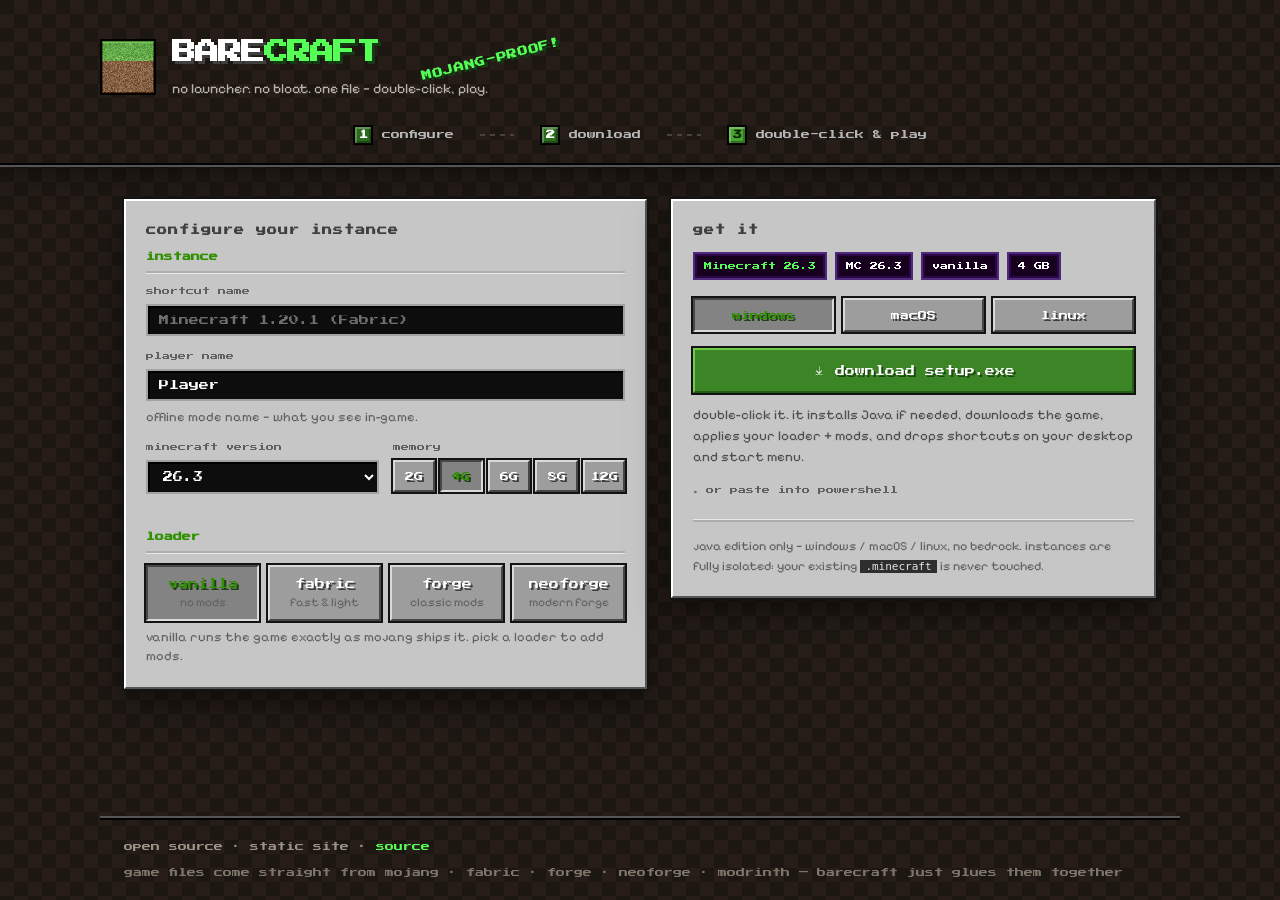
<file: index.html>
<!doctype html>
<html lang="en">
<head>
  <meta charset="utf-8">
  <meta name="viewport" content="width=device-width,initial-scale=1">
  <title>Barecraft — no launcher, just play</title>
  <meta name="description" content="Pick a Minecraft version, loader and mods. Get one file. Double-click it. Play. No launcher, no bloat.">
  <link rel="icon" href="icon.png">
  <link rel="preconnect" href="https://fonts.googleapis.com">
  <link rel="preconnect" href="https://fonts.gstatic.com" crossorigin>
  <link href="https://fonts.googleapis.com/css2?family=Press+Start+2P&family=Pixelify+Sans:wght@400..700&display=swap" rel="stylesheet">
  <link rel="stylesheet" href="style.css">
</head>
<body>
  <header class="site">
    <div class="brand">
      <img src="icon.png" alt="">
      <div>
        <h1>BARE<span>CRAFT</span> <span class="splash" id="splash">NO LAUNCHER!</span></h1>
        <p>no launcher. no bloat. one file — double-click, play.</p>
      </div>
    </div>
    <div class="steps">
      <div class="step"><b>1</b> configure</div>
      <div class="step"><b>2</b> download</div>
      <div class="step"><b>3</b> double-click &amp; play</div>
    </div>
  </header>

  <main>
    <div class="grid">

      <!-- CONFIGURE -->
      <section class="card">
        <h2>configure your instance</h2>

        <h3>instance</h3>
        <div class="field">
          <label for="name">shortcut name</label>
          <input type="text" id="name" placeholder="Minecraft 1.20.1 (Fabric)" autocomplete="off">
        </div>

        <div class="field">
          <label for="player">player name</label>
          <input type="text" id="player" value="Player" autocomplete="off" spellcheck="false">
          <p class="hint">offline mode name — what you see in-game.</p>
        </div>

        <div class="row">
          <div class="field">
            <label for="mc">minecraft version</label>
            <select id="mc"><option value="" disabled selected>loading versions…</option></select>
          </div>
          <div class="field">
            <label>memory</label>
            <div class="seg" id="ramSeg">
              <button type="button" class="mc-btn" data-ram="2048">2G</button>
              <button type="button" class="mc-btn on" data-ram="4096">4G</button>
              <button type="button" class="mc-btn" data-ram="6144">6G</button>
              <button type="button" class="mc-btn" data-ram="8192">8G</button>
              <button type="button" class="mc-btn" data-ram="12288">12G</button>
            </div>
          </div>
        </div>

        <h3>loader</h3>
        <div class="loader-group" id="loaderGroup">
          <button type="button" class="mc-btn loader-btn on" data-loader="vanilla">
            <span class="ld-name">vanilla</span>
            <span class="ld-desc">no mods</span>
          </button>
          <button type="button" class="mc-btn loader-btn" data-loader="fabric">
            <span class="ld-name">fabric</span>
            <span class="ld-desc">fast &amp; light</span>
          </button>
          <button type="button" class="mc-btn loader-btn" data-loader="forge">
            <span class="ld-name">forge</span>
            <span class="ld-desc">classic mods</span>
          </button>
          <button type="button" class="mc-btn loader-btn" data-loader="neoforge">
            <span class="ld-name">neoforge</span>
            <span class="ld-desc">modern forge</span>
          </button>
        </div>

        <div class="field" id="loaderVField" style="display:none">
          <label for="loaderV">loader version</label>
          <input type="text" id="loaderV" placeholder="auto (recommended / latest)" autocomplete="off">
          <p class="hint">leave empty and it picks the recommended build.</p>
        </div>

        <h3 id="modsHeader" style="display:none">mods</h3>
        <div id="modsWrap" style="display:none">
          <div class="mods-chips" id="chips"></div>
          <div class="mod-search-wrap">
            <input type="search" id="modSearch" placeholder="search modrinth…" autocomplete="off">
            <div class="mod-results" id="modResults" role="listbox"></div>
          </div>
          <p class="hint">results are filtered to this version + loader. unsupported picks get flagged when you change version later.</p>
        </div>
        <p class="hint" id="vanillaHint">vanilla runs the game exactly as mojang ships it. pick a loader to add mods.</p>
      </section>

      <!-- RESULT -->
      <section class="card result-card">
        <h2>get it</h2>

        <div class="badges" id="summary"></div>

        <div class="tabs" id="tabs">
          <button class="mc-btn tab on" data-tab="windows">windows</button>
          <button class="mc-btn tab" data-tab="macos">macOS</button>
          <button class="mc-btn tab" data-tab="linux">linux</button>
        </div>

        <div class="platform on" id="plat-windows">
          <button class="btn" id="dl-windows">
            <svg width="12" height="12" viewBox="0 0 24 24" fill="currentColor"><path d="M12 3v12.17l-4.59-4.58L6 12l6 6 6-6-1.41-1.41L13 15.17V3h-1z"/><path d="M5 19h14v1H5z"/></svg>
            download setup.exe
          </button>
          <p class="note">double-click it. it installs Java if needed, downloads the game, applies your loader + mods, and drops shortcuts on your desktop and start menu.</p>
          <details>
            <summary>or paste into powershell</summary>
            <div class="runline">
              <code id="line-windows"></code>
              <button class="mc-btn copybtn" data-copy="line-windows">copy</button>
            </div>
          </details>
        </div>

        <div class="platform" id="plat-macos">
          <button class="btn" id="dl-macos">
            <svg width="12" height="12" viewBox="0 0 24 24" fill="currentColor"><path d="M12 3v12.17l-4.59-4.58L6 12l6 6 6-6-1.41-1.41L13 15.17V3h-1z"/><path d="M5 19h14v1H5z"/></svg>
            download executable
          </button>
          <p class="run-label">then run this once in terminal — it clears the gatekeeper quarantine flag and starts the install:</p>
          <div class="runline">
            <code id="line-mac-run"></code>
            <button class="mc-btn copybtn" data-copy="line-mac-run">copy</button>
          </div>
          <details>
            <summary>or paste the whole install into terminal</summary>
            <div class="runline">
              <code id="line-macos"></code>
              <button class="mc-btn copybtn" data-copy="line-macos">copy</button>
            </div>
          </details>
        </div>

        <div class="platform" id="plat-linux">
          <button class="btn" id="dl-linux">
            <svg width="12" height="12" viewBox="0 0 24 24" fill="currentColor"><path d="M12 3v12.17l-4.59-4.58L6 12l6 6 6-6-1.41-1.41L13 15.17V3h-1z"/><path d="M5 19h14v1H5z"/></svg>
            download executable
          </button>
          <p class="run-label">then:</p>
          <div class="runline">
            <code id="line-linux-run"></code>
            <button class="mc-btn copybtn" data-copy="line-linux-run">copy</button>
          </div>
          <details>
            <summary>or paste the whole install into terminal</summary>
            <div class="runline">
              <code id="line-linux"></code>
              <button class="mc-btn copybtn" data-copy="line-linux">copy</button>
            </div>
          </details>
        </div>

        <p class="fine">
          java edition only — windows / macOS / linux, no bedrock. instances are
          fully isolated: your existing <code>.minecraft</code> is never touched.
        </p>
      </section>
    </div>
  </main>

  <footer class="site">
    <span>open source · static site · <a href="https://github.com/noxthedevwindev-greatest/barecraft">source</a></span>
    <span class="dim">game files come straight from mojang · fabric · forge · neoforge · modrinth — barecraft just glues them together</span>
  </footer>

  <div class="toast" id="toast" role="status"></div>
  <script src="app.js"></script>
</body>
</html>
</file>
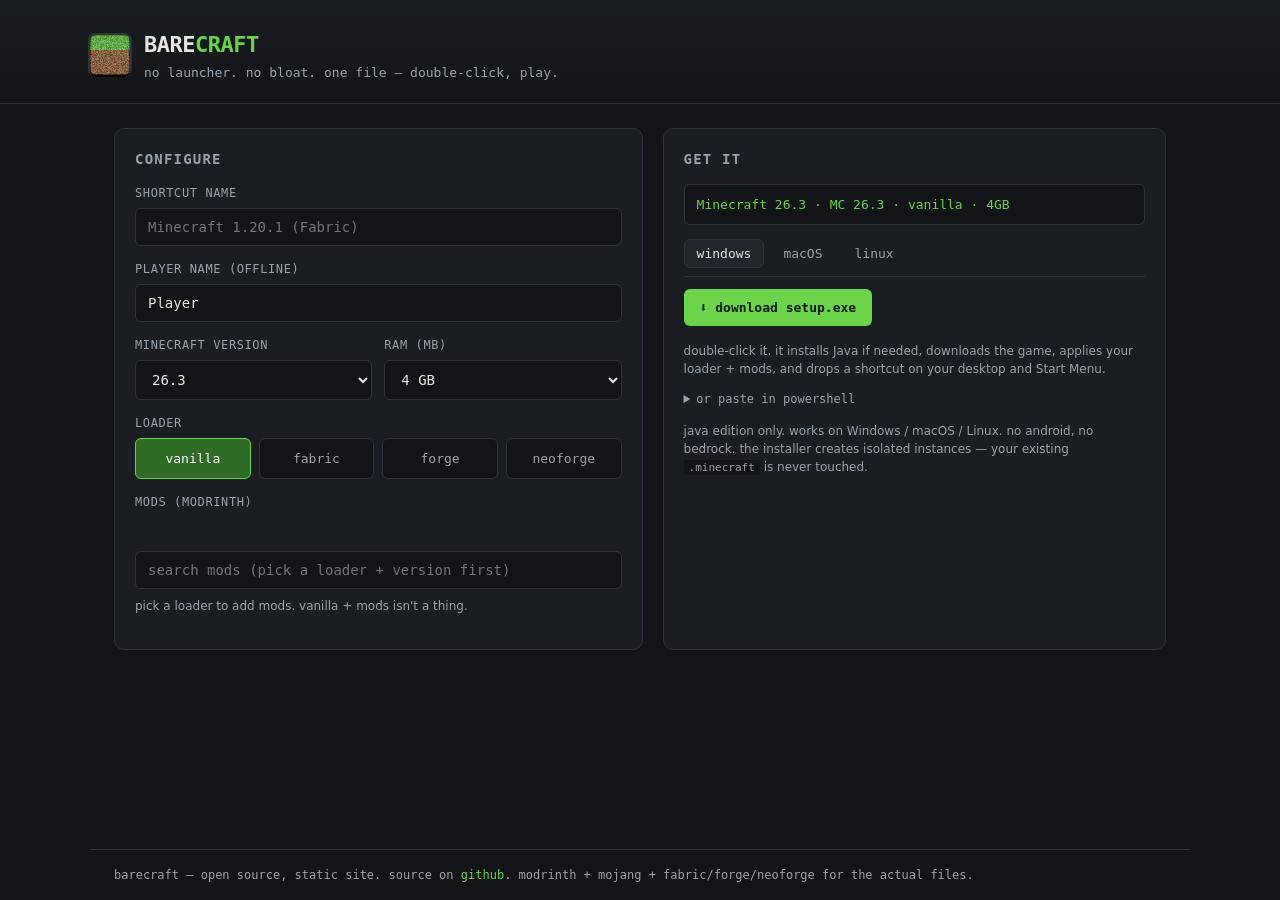
<file: site/index.html>
<!doctype html>
<html lang="en">
<head>
  <meta charset="utf-8">
  <meta name="viewport" content="width=device-width,initial-scale=1">
  <title>Barecraft — no launcher, just play</title>
  <link rel="icon" href="icon.png">
  <link rel="stylesheet" href="style.css">
</head>
<body>
  <header class="site">
    <div class="brand">
      <img src="icon.png" alt="">
      <div>
        <h1>BARE<span>CRAFT</span></h1>
        <p>no launcher. no bloat. one file — double-click, play.</p>
      </div>
    </div>
  </header>

  <main>
    <div class="grid">
      <!-- CONFIG -->
      <section class="card">
        <h2>configure</h2>

        <div class="field">
          <label>shortcut name</label>
          <input type="text" id="name" placeholder="Minecraft 1.20.1 (Fabric)">
        </div>

        <div class="field">
          <label>player name (offline)</label>
          <input type="text" id="player" value="Player">
        </div>

        <div class="row">
          <div class="field">
            <label>minecraft version</label>
            <select id="mc"></select>
          </div>
          <div class="field">
            <label>ram (mb)</label>
            <select id="ram">
              <option value="2048">2 GB</option>
              <option value="4096" selected>4 GB</option>
              <option value="6144">6 GB</option>
              <option value="8192">8 GB</option>
              <option value="12288">12 GB</option>
            </select>
          </div>
        </div>

        <div class="field">
          <label>loader</label>
          <div class="loader-group" id="loaderGroup">
            <div class="loader-btn" data-loader="vanilla">vanilla</div>
            <div class="loader-btn" data-loader="fabric">fabric</div>
            <div class="loader-btn" data-loader="forge">forge</div>
            <div class="loader-btn" data-loader="neoforge">neoforge</div>
          </div>
        </div>

        <div class="field" id="loaderVField" style="display:none">
          <label>loader version (blank = latest/recommended)</label>
          <input type="text" id="loaderV" placeholder="auto">
        </div>

        <div class="field" id="modsField">
          <label>mods (modrinth)</label>
          <div class="mods-chips" id="chips"></div>
          <div class="mod-search-wrap">
            <input type="search" id="modSearch" placeholder="search mods (pick a loader + version first)" disabled>
            <div class="mod-results" id="modResults"></div>
          </div>
          <p class="note" id="modHint">pick a loader to add mods. vanilla + mods isn't a thing.</p>
        </div>
      </section>

      <!-- RESULT -->
      <section class="card">
        <h2>get it</h2>
        <div class="result-summary" id="summary">—</div>

        <div class="tabs" id="tabs">
          <button class="tab active" data-tab="windows">windows</button>
          <button class="tab" data-tab="macos">macOS</button>
          <button class="tab" data-tab="linux">linux</button>
        </div>

        <div class="platform active" id="plat-windows">
          <button class="btn" id="dl-windows">⬇ download setup.exe</button>
          <p class="note">double-click it. it installs Java if needed, downloads the game, applies your loader + mods, and drops a shortcut on your desktop and Start Menu.</p>
          <details>
            <summary>or paste in powershell</summary>
            <div class="runline">
              <code id="line-windows"></code>
              <button data-copy="line-windows">copy</button>
            </div>
          </details>
        </div>

        <div class="platform" id="plat-macos">
          <button class="btn" id="dl-macos">⬇ download executable</button>
          <p class="note">macOS quarantines downloaded files. run this once in Terminal, then the file works:</p>
          <div class="runline">
            <code id="line-mac-run"></code>
            <button data-copy="line-mac-run">copy</button>
          </div>
          <details>
            <summary>or paste in terminal (no download)</summary>
            <div class="runline">
              <code id="line-macos"></code>
              <button data-copy="line-macos">copy</button>
            </div>
          </details>
        </div>

        <div class="platform" id="plat-linux">
          <button class="btn" id="dl-linux">⬇ download executable</button>
          <p class="note">then run it:</p>
          <div class="runline">
            <code id="line-linux-run"></code>
            <button data-copy="line-linux-run">copy</button>
          </div>
          <details>
            <summary>or paste in terminal (no download)</summary>
            <div class="runline">
              <code id="line-linux"></code>
              <button data-copy="line-linux">copy</button>
            </div>
          </details>
        </div>

        <p class="note" style="margin-top:14px">
          java edition only. works on Windows / macOS / Linux. no android, no bedrock.
          the installer creates isolated instances — your existing <code>.minecraft</code> is never touched.
        </p>
      </section>
    </div>
  </main>

  <footer class="site">
    barecraft — open source, static site. source on
    <a href="https://github.com/noxthedevwindev-greatest/barecraft">github</a>.
    modrinth + mojang + fabric/forge/neoforge for the actual files.
  </footer>

  <div class="toast" id="toast">copied</div>
  <script src="app.js"></script>
</body>
</html>
</file>
<file: style.css>
/* Barecraft — Minecraft GUI style
   Palette values are lifted straight from the game's own UI text colors:
   white ffffff, gray aaaaaa, dark-gray 555555, green 55ff55, red ff5555. */

:root {
  --pixel: 'Press Start 2P', ui-monospace, monospace;
  --body: 'Pixelify Sans', system-ui, sans-serif;
  --mono: ui-monospace, "JetBrains Mono", "Cascadia Code", Menlo, Consolas, monospace;

  --dirt-1: #16100a;
  --dirt-2: #201712;
  --panel: #c6c6c6;
  --panel-dark: #555555;
  --panel-light: #ffffff;
  --btn: #9d9d9d;
  --btn-light: #d9d9d9;
  --btn-dark: #464646;
  --ink: #3f3f3f;
  --ink-dim: #5f6161;
  --grass: #55ff55;
  --grass-strong: #2f9100;
  --green-btn: #3c8527;
  --green-btn-hi: #47a52f;
  --green-shadow: #1d4a10;
  --tooltip-bg: #16001e;
  --tooltip-border: #4d2a7a;
  --red: #ff5555;
}

* { box-sizing: border-box; }

::selection { background: #3c8527; color: #fff; }

html, body { margin: 0; padding: 0; }

body {
  min-height: 100vh;
  display: flex;
  flex-direction: column;
  font-family: var(--body);
  font-size: 15px;
  line-height: 1.5;
  color: #e8e6e3;
  /* dirt checkerboard */
  background-color: var(--dirt-1);
  background-image:
    radial-gradient(1100px 620px at 50% -120px, rgba(255, 255, 255, .045), transparent 65%),
    linear-gradient(45deg, var(--dirt-2) 25%, transparent 25%, transparent 75%, var(--dirt-2) 75%),
    linear-gradient(45deg, var(--dirt-2) 25%, transparent 25%, transparent 75%, var(--dirt-2) 75%);
  background-position: 0 0, 0 0, 14px 14px;
  background-size: 28px 28px, 28px 28px, 28px 28px;
}

a { color: var(--grass); text-decoration: none; }
a:hover { text-decoration: underline; }

/* ---------- header ---------- */

header.site {
  padding: 34px 24px 0;
  border-bottom: 2px solid #000;
  box-shadow: 0 2px 0 #555, 0 10px 30px rgba(0, 0, 0, .45);
}

.brand {
  display: flex;
  align-items: center;
  gap: 16px;
  max-width: 1080px;
  margin: 0 auto;
}

.brand img {
  width: 56px;
  height: 56px;
  image-rendering: pixelated;
  border: 2px solid #000;
  box-shadow: inset 0 0 0 2px rgba(255, 255, 255, .12);
  flex: none;
}

.brand h1 {
  margin: 0;
  font-family: var(--pixel);
  font-size: 24px;
  letter-spacing: -1px;
  color: #fff;
  text-shadow: 3px 3px 0 #3f3f3f;
  white-space: nowrap;
}

.brand h1 span {
  color: var(--grass);
  text-shadow: 3px 3px 0 #143b14;
}

.brand p {
  margin: 8px 0 0;
  color: #b9b3aa;
  font-size: 14px;
}

.splash {
  display: inline-block;
  font-family: var(--pixel);
  font-size: 10px;
  color: #ffff55;
  text-shadow: 2px 2px 0 #3f3f00;
  text-transform: uppercase;
  letter-spacing: 1px;
  transform: rotate(-14deg);
  transform-origin: 50% 60%;
  animation: splash-pulse .44s ease-in-out infinite alternate;
  margin-left: 18px;
  white-space: nowrap;
}

@keyframes splash-pulse {
  from { scale: .96; }
  to { scale: 1.06; }
}

.steps {
  max-width: 1080px;
  margin: 26px auto 0;
  display: flex;
  align-items: center;
  justify-content: center;
  flex-wrap: wrap;
  gap: 12px 26px;
  padding-bottom: 18px;
}

.step {
  display: flex;
  align-items: center;
  gap: 9px;
  font-family: var(--pixel);
  font-size: 9px;
  color: #b6b6b6;
}

.step b {
  display: inline-flex;
  align-items: center;
  justify-content: center;
  width: 20px;
  height: 20px;
  font-size: 9px;
  background: #2c6b1c;
  color: #fff;
  border: 2px solid #000;
  box-shadow: inset 2px 2px 0 rgba(255, 255, 255, .25), inset -2px -2px 0 rgba(0, 0, 0, .3);
}

.step:last-child b { background: var(--green-btn-hi); color: #0c2506; }

.step:not(:last-child)::after {
  content: '';
  width: 34px;
  height: 2px;
  margin-left: 17px;
  background: repeating-linear-gradient(90deg, #4a4438 0 5px, transparent 5px 10px);
}

/* ---------- layout ---------- */

main {
  flex: 1;
  width: 100%;
  max-width: 1080px;
  margin: 0 auto;
  padding: 34px 24px 46px;
}

.grid {
  display: grid;
  grid-template-columns: 1.08fr 1fr;
  gap: 24px;
  align-items: start;
}

@media (max-width: 920px) {
  .grid { grid-template-columns: 1fr; }
  .splash { display: none; }
}

/* ---------- MC gray panel ---------- */

.card {
  background: var(--panel);
  border: 2px solid;
  border-color: var(--panel-light) var(--panel-dark) var(--panel-dark) var(--panel-light);
  box-shadow: 0 0 0 2px #131313, 0 14px 34px rgba(0, 0, 0, .5);
  padding: 22px 20px 20px;
  color: var(--ink);
}

.result-card { position: sticky; top: 22px; }

@media (max-width: 920px) {
  .result-card { position: static; }
}

.card h2 {
  margin: 0 0 4px;
  font-family: var(--pixel);
  font-size: 10px;
  color: var(--ink);
  letter-spacing: 1px;
}

.card h3 {
  margin: 22px 0 12px;
  padding-bottom: 7px;
  font-family: var(--pixel);
  font-size: 9px;
  color: var(--grass-strong);
  border-bottom: 2px solid #adadad;
  box-shadow: 0 1px 0 #e8e8e8;
}

.card h3:first-of-type { margin-top: 12px; }

/* ---------- fields ---------- */

.field { margin-bottom: 14px; }

.field label {
  display: block;
  font-family: var(--pixel);
  font-size: 8px;
  color: var(--ink-dim);
  margin-bottom: 7px;
}

input[type=text], input[type=search], select {
  width: 100%;
  padding: 9px 11px;
  background: #0d0d0d;
  border: 2px solid #a2a2a2;
  box-shadow: inset 2px 2px 0 #000;
  color: #fff;
  font-family: var(--pixel);
  font-size: 10px;
  outline: none;
}

input::placeholder { color: #6f6f6f; }

input:focus, select:focus, .mc-btn:focus-visible {
  border-color: var(--grass);
  box-shadow: inset 2px 2px 0 #000, 0 0 0 3px rgba(85, 255, 85, .5);
}

select { color-scheme: dark; cursor: pointer; }

.row {
  display: grid;
  grid-template-columns: 1fr 1fr;
  gap: 14px;
}

.hint {
  margin: 7px 0 0;
  color: var(--ink-dim);
  font-size: 13px;
}

/* ---------- shared MC button ---------- */

.mc-btn {
  background: var(--btn);
  border: 2px solid;
  border-color: var(--btn-light) var(--btn-dark) var(--btn-dark) var(--btn-light);
  box-shadow: 0 0 0 2px #131313;
  color: #fff;
  text-shadow: 2px 2px 0 #3e3e3e;
  font-family: var(--pixel);
  cursor: pointer;
  user-select: none;
  transition: none;
}

.mc-btn:hover:not(:disabled) { background: #b0b0b0; color: #ffffa0; }

.mc-btn:active:not(:disabled) {
  border-color: var(--btn-dark) var(--btn-light) var(--btn-light) var(--btn-dark);
  background: #8a8a8a;
  text-shadow: 2px 2px 0 #555;
}

.mc-btn:disabled {
  background: #7c7c7c;
  color: #9a9a9a;
  text-shadow: none;
  cursor: not-allowed;
}

/* ---------- memory segmented ---------- */

.seg {
  display: flex;
  gap: 5px;
}

.seg button {
  flex: 1;
  padding: 10px 0 9px;
  font-size: 9px;
}

.seg button.on {
  background: #838383;
  border-color: var(--btn-dark) var(--btn-light) var(--btn-light) var(--btn-dark);
  color: var(--grass-strong);
  text-shadow: 2px 2px 0 #243f18;
}

/* ---------- loader buttons ---------- */

.loader-group {
  display: grid;
  grid-template-columns: repeat(4, 1fr);
  gap: 9px;
}

.loader-btn {
  display: flex;
  flex-direction: column;
  align-items: center;
  gap: 6px;
  padding: 12px 4px 10px;
}

.loader-btn .ld-name { font-size: 10px; }

.loader-btn .ld-desc {
  font-family: var(--body);
  font-size: 12px;
  color: #636363;
  text-shadow: none;
}

.loader-btn.on {
  background: #838383;
  border-color: var(--btn-dark) var(--btn-light) var(--btn-light) var(--btn-dark);
}

.loader-btn.on .ld-name { color: var(--grass-strong); text-shadow: 2px 2px 0 #243f18; }

/* ---------- mods ---------- */

.mods-chips {
  display: flex;
  flex-wrap: wrap;
  gap: 8px;
  margin-bottom: 12px;
}

.mods-chips:empty { display: none; }

/* tooltip-style chip (authentic item-tooltip look) */
.chip {
  display: inline-flex;
  align-items: center;
  gap: 8px;
  background: var(--tooltip-bg);
  border: 2px solid var(--tooltip-border);
  box-shadow: inset 0 0 0 2px rgba(151, 33, 255, .18);
  border-radius: 0;
  padding: 4px 10px 4px 6px;
  font-family: var(--body);
  font-size: 13.5px;
  font-weight: 600;
  color: #fff;
  animation: chip-in .14s ease-out;
}

@keyframes chip-in {
  from { opacity: 0; scale: .85; }
  to { opacity: 1; scale: 1; }
}

.chip img {
  width: 20px;
  height: 20px;
  image-rendering: pixelated;
  background: #000;
  flex: none;
}

.chip .rm {
  background: none;
  border: none;
  color: #a68cc8;
  cursor: pointer;
  font-size: 15px;
  line-height: 1;
  padding: 0 1px;
  font-family: var(--body);
}

.chip .rm:hover { color: var(--red); }

.chip.bad {
  border-color: #7a1030;
  box-shadow: inset 0 0 0 2px rgba(255, 60, 60, .16);
}

.chip.bad .mname { color: var(--red); }

.mod-search-wrap { position: relative; }

/* tooltip-style dropdown */
.mod-results {
  position: absolute;
  top: calc(100% + 6px);
  left: 0;
  right: 0;
  background: var(--tooltip-bg);
  border: 2px solid var(--tooltip-border);
  box-shadow: inset 0 0 0 2px rgba(151, 33, 255, .18), 0 14px 34px rgba(0, 0, 0, .6);
  max-height: 300px;
  overflow-y: auto;
  z-index: 20;
  display: none;
}

.mod-results.open { display: block; }

.mod-result {
  display: flex;
  align-items: center;
  gap: 11px;
  padding: 10px 12px;
  cursor: pointer;
  border-bottom: 2px solid rgba(151, 33, 255, .12);
}

.mod-result:hover, .mod-result.kb { background: #2a1340; }

.mod-result:last-child { border-bottom: none; }

.mod-result img {
  width: 30px;
  height: 30px;
  image-rendering: pixelated;
  background: #000;
  flex: none;
}

.mod-result .mi { min-width: 0; flex: 1; }

.mod-result .title {
  font-weight: 700;
  font-size: 14px;
  color: #fff;
  white-space: nowrap;
  overflow: hidden;
  text-overflow: ellipsis;
}

.mod-result .sub {
  color: #a08cc0;
  font-size: 12px;
  white-space: nowrap;
  overflow: hidden;
  text-overflow: ellipsis;
}

.mod-result .dl {
  color: #9d8caf;
  font-size: 12px;
  flex: none;
}

.mod-empty {
  padding: 15px 12px;
  color: #a08cc0;
  font-size: 13px;
  text-align: center;
}

/* ---------- result / badges ---------- */

.badges {
  display: flex;
  flex-wrap: wrap;
  gap: 8px;
  margin: 14px 0 18px;
}

.badges span {
  font-family: var(--pixel);
  font-size: 8px;
  padding: 6px 9px;
  color: #fff;
  background: var(--tooltip-bg);
  border: 2px solid var(--tooltip-border);
  box-shadow: inset 0 0 0 2px rgba(151, 33, 255, .18);
}

.badges .nb { color: var(--grass); }

/* ---------- tabs ---------- */

.tabs {
  display: flex;
  gap: 9px;
  margin-bottom: 16px;
}

.tab { flex: 1; padding: 11px 6px 10px; font-size: 9px; }

.tab.on {
  background: #838383;
  border-color: var(--btn-dark) var(--btn-light) var(--btn-light) var(--btn-dark);
  color: var(--grass-strong);
  text-shadow: 2px 2px 0 #243f18;
}

.platform { display: none; }

.platform.on { display: block; }

/* ---------- primary download ---------- */

.btn {
  display: inline-flex;
  align-items: center;
  justify-content: center;
  gap: 10px;
  width: 100%;
  padding: 15px 18px 14px;
  font-size: 10px;
  background: var(--green-btn);
  border: 2px solid;
  border-color: #6fca45 #245c11 #245c11 #6fca45;
  box-shadow: 0 0 0 2px #131313;
  color: #fff;
  text-shadow: 2px 2px 0 var(--green-shadow);
  font-family: var(--pixel);
  cursor: pointer;
  user-select: none;
}

.btn:hover:not(:disabled) {
  background: var(--green-btn-hi);
  color: #ffffa0;
}

.btn:active:not(:disabled) {
  background: #2f6b1d;
  border-color: #245c11 #6fca45 #6fca45 #245c11;
}

.btn:disabled { opacity: .75; cursor: wait; }

.spin {
  width: 12px;
  height: 12px;
  border: 2px solid rgba(255, 255, 255, .35);
  border-top-color: #fff;
  border-radius: 50%;
  animation: rot .7s linear infinite;
}

@keyframes rot { to { transform: rotate(360deg); } }

.run-label {
  margin: 16px 0 7px;
  font-family: var(--pixel);
  font-size: 8px;
  color: var(--ink-dim);
  line-height: 1.8;
}

.runline {
  display: flex;
  gap: 9px;
  margin: 0 0 10px;
}

/* sunken dark slot for code */
.runline code {
  flex: 1;
  min-width: 0; /* let the slot shrink — long lines scroll, never blow out the panel */
  background: #2e2e2e;
  border: 2px solid;
  border-color: #1a1a1a #6a6a6a #6a6a6a #1a1a1a;
  padding: 10px 12px;
  font-family: var(--mono);
  font-size: 11.5px;
  color: #e6e6e6;
  overflow-x: auto;
  white-space: pre-wrap;
  overflow-wrap: anywhere;
  line-height: 1.65;
}

.runline .copybtn {
  flex: none;
  padding: 0 14px;
  font-size: 8px;
  min-width: 78px;
}

.runline .copybtn:focus-visible,
details summary:focus-visible,
.tab:focus-visible,
.btn:focus-visible {
  outline: 3px solid var(--grass-strong);
  outline-offset: 3px;
}

.note {
  color: #4d4f4f;
  font-size: 13.5px;
  margin: 12px 0 4px;
  line-height: 1.55;
}

.fine {
  color: var(--ink-dim);
  font-size: 12.5px;
  margin: 20px 0 0;
  padding-top: 14px;
  border-top: 2px solid #adadad;
  box-shadow: 0 -1px 0 #e8e8e8;
  line-height: 1.6;
}

.fine code {
  background: #2e2e2e;
  color: #e6e6e6;
  padding: 0 5px;
  font-family: var(--mono);
  font-size: 11px;
}

details { margin-top: 12px; }

details summary {
  cursor: pointer;
  font-family: var(--pixel);
  font-size: 8px;
  color: var(--ink-dim);
  list-style: none;
  padding: 4px 0;
}

details summary::before { content: '▸ '; }
details[open] summary::before { content: '▾ '; }
details summary:hover { color: var(--grass-strong); }

/* ---------- footer ---------- */

footer.site {
  border-top: 2px solid #000;
  box-shadow: 0 -2px 0 #555;
  padding: 18px 24px;
  display: flex;
  flex-wrap: wrap;
  gap: 8px 28px;
  font-family: var(--pixel);
  font-size: 9px;
  color: #9a9386;
  max-width: 1080px;
  margin: 0 auto;
  width: 100%;
  line-height: 2;
}

footer .dim { color: #7d766a; }

/* ---------- toast ---------- */

.toast {
  position: fixed;
  bottom: 26px;
  left: 50%;
  transform: translate(-50%, 14px);
  background: var(--tooltip-bg);
  border: 2px solid var(--tooltip-border);
  box-shadow: inset 0 0 0 2px rgba(151, 33, 255, .18), 0 12px 30px rgba(0, 0, 0, .6);
  color: var(--grass);
  font-family: var(--pixel);
  font-size: 9px;
  padding: 10px 16px;
  opacity: 0;
  transition: opacity .2s, transform .2s;
  pointer-events: none;
  z-index: 100;
}

.toast.show { opacity: 1; transform: translate(-50%, 0); }

/* ---------- misc ---------- */

::-webkit-scrollbar { width: 12px; height: 12px; }
::-webkit-scrollbar-track { background: #0d0d0d; }
::-webkit-scrollbar-thumb { background: #5a5a5a; border: 2px solid #0d0d0d; }
::-webkit-scrollbar-thumb:hover { background: #6e6e6e; }
</file>
<file: site/style.css>
:root {
  --bg: #121417;
  --bg-2: #1a1d22;
  --bg-3: #22262d;
  --fg: #e8e6e3;
  --fg-dim: #9aa3ad;
  --accent: #6bd44a;
  --accent-2: #4aa338;
  --accent-dim: #2f6b26;
  --border: #2e343c;
  --danger: #e06a6a;
  --ok: #6bd44a;
  --mono: ui-monospace, "JetBrains Mono", "Cascadia Code", Menlo, Consolas, monospace;
  --sans: -apple-system, "Segoe UI", system-ui, sans-serif;
}

* { box-sizing: border-box; }

html, body {
  margin: 0;
  padding: 0;
  background: var(--bg);
  color: var(--fg);
  font-family: var(--sans);
  font-size: 15px;
  line-height: 1.5;
}

body {
  min-height: 100vh;
  display: flex;
  flex-direction: column;
}

a { color: var(--accent); text-decoration: none; }
a:hover { text-decoration: underline; }

header.site {
  padding: 28px 24px 20px;
  border-bottom: 1px solid var(--border);
  background: linear-gradient(180deg, #1a1d22 0%, #121417 100%);
}

.brand {
  display: flex;
  align-items: center;
  gap: 14px;
  max-width: 1100px;
  margin: 0 auto;
}

.brand img {
  width: 40px;
  height: 40px;
  image-rendering: pixelated;
  border-radius: 6px;
  box-shadow: 0 2px 0 #000, 0 0 0 2px var(--border);
}

.brand h1 {
  margin: 0;
  font-family: var(--mono);
  font-size: 22px;
  letter-spacing: -0.5px;
  color: var(--fg);
}

.brand h1 span { color: var(--accent); }

.brand p {
  margin: 2px 0 0;
  color: var(--fg-dim);
  font-size: 13px;
  font-family: var(--mono);
}

main {
  flex: 1;
  max-width: 1100px;
  margin: 0 auto;
  padding: 24px;
  width: 100%;
}

.grid {
  display: grid;
  grid-template-columns: 1.05fr 1fr;
  gap: 20px;
}

@media (max-width: 860px) {
  .grid { grid-template-columns: 1fr; }
}

.card {
  background: var(--bg-2);
  border: 1px solid var(--border);
  border-radius: 10px;
  padding: 20px;
}

.card h2 {
  margin: 0 0 14px;
  font-size: 14px;
  font-family: var(--mono);
  text-transform: uppercase;
  letter-spacing: 1.2px;
  color: var(--fg-dim);
}

.field { margin-bottom: 14px; }

.field label {
  display: block;
  font-size: 12px;
  font-family: var(--mono);
  color: var(--fg-dim);
  margin-bottom: 6px;
  text-transform: uppercase;
  letter-spacing: 0.6px;
}

input[type=text],
select,
input[type=search] {
  width: 100%;
  padding: 10px 12px;
  background: var(--bg);
  border: 1px solid var(--border);
  border-radius: 6px;
  color: var(--fg);
  font-family: var(--mono);
  font-size: 14px;
  outline: none;
  transition: border-color .15s;
}

input:focus, select:focus { border-color: var(--accent); }

.row {
  display: grid;
  grid-template-columns: 1fr 1fr;
  gap: 12px;
}

.loader-group {
  display: grid;
  grid-template-columns: repeat(4, 1fr);
  gap: 8px;
}

.loader-btn {
  padding: 10px 6px;
  background: var(--bg);
  border: 1px solid var(--border);
  border-radius: 6px;
  color: var(--fg-dim);
  font-family: var(--mono);
  font-size: 13px;
  cursor: pointer;
  text-align: center;
  transition: all .15s;
  user-select: none;
}

.loader-btn:hover:not(.disabled) { border-color: var(--accent); color: var(--fg); }
.loader-btn.active { background: var(--accent-dim); border-color: var(--accent); color: #fff; }
.loader-btn.disabled { opacity: 0.35; cursor: not-allowed; }

.mods-chips {
  display: flex;
  flex-wrap: wrap;
  gap: 6px;
  margin-bottom: 8px;
  min-height: 26px;
}

.chip {
  display: inline-flex;
  align-items: center;
  gap: 6px;
  background: var(--bg-3);
  border: 1px solid var(--border);
  border-radius: 999px;
  padding: 4px 10px;
  font-size: 12px;
  font-family: var(--mono);
}

.chip button {
  background: none;
  border: none;
  color: var(--fg-dim);
  cursor: pointer;
  font-size: 14px;
  line-height: 1;
  padding: 0;
}

.chip button:hover { color: var(--danger); }

.mod-search-wrap { position: relative; }

.mod-results {
  position: absolute;
  top: 100%;
  left: 0;
  right: 0;
  background: var(--bg-2);
  border: 1px solid var(--border);
  border-radius: 6px;
  margin-top: 4px;
  max-height: 260px;
  overflow-y: auto;
  z-index: 10;
  display: none;
}

.mod-results.open { display: block; }

.mod-result {
  display: flex;
  align-items: center;
  gap: 10px;
  padding: 8px 10px;
  cursor: pointer;
  border-bottom: 1px solid var(--border);
}

.mod-result:hover { background: var(--bg-3); }
.mod-result:last-child { border-bottom: none; }

.mod-result img {
  width: 24px;
  height: 24px;
  border-radius: 4px;
  image-rendering: pixelated;
}

.mod-result .title { font-weight: 600; font-size: 13px; }
.mod-result .slug { color: var(--fg-dim); font-size: 11px; font-family: var(--mono); }

.result-summary {
  font-family: var(--mono);
  font-size: 13px;
  color: var(--accent);
  margin-bottom: 14px;
  padding: 10px 12px;
  background: var(--bg);
  border: 1px solid var(--border);
  border-radius: 6px;
}

.tabs {
  display: flex;
  gap: 6px;
  margin-bottom: 12px;
  border-bottom: 1px solid var(--border);
  padding-bottom: 8px;
}

.tab {
  padding: 6px 12px;
  background: none;
  border: 1px solid transparent;
  border-radius: 6px;
  color: var(--fg-dim);
  font-family: var(--mono);
  font-size: 13px;
  cursor: pointer;
}

.tab.active { background: var(--bg-3); border-color: var(--border); color: var(--fg); }

.platform { display: none; }
.platform.active { display: block; }

.btn {
  display: inline-flex;
  align-items: center;
  gap: 8px;
  padding: 11px 16px;
  background: var(--accent);
  color: #0a1a08;
  border: none;
  border-radius: 6px;
  font-family: var(--mono);
  font-size: 13px;
  font-weight: 700;
  cursor: pointer;
  transition: background .15s, transform .05s;
  margin-right: 8px;
  margin-bottom: 8px;
}

.btn:hover { background: var(--accent-2); color: #fff; }
.btn:active { transform: translateY(1px); }
.btn.secondary {
  background: var(--bg-3);
  color: var(--fg);
  border: 1px solid var(--border);
  font-weight: 400;
}
.btn.secondary:hover { border-color: var(--accent); color: var(--accent); }

.runline {
  display: flex;
  gap: 8px;
  margin: 10px 0;
}

.runline code {
  flex: 1;
  background: var(--bg);
  border: 1px solid var(--border);
  border-radius: 6px;
  padding: 10px 12px;
  font-family: var(--mono);
  font-size: 12px;
  color: var(--fg);
  overflow-x: auto;
  white-space: pre;
}

.runline button {
  background: var(--bg-3);
  border: 1px solid var(--border);
  border-radius: 6px;
  color: var(--fg);
  font-family: var(--mono);
  font-size: 12px;
  padding: 0 12px;
  cursor: pointer;
}

.runline button:hover { border-color: var(--accent); color: var(--accent); }

.note {
  color: var(--fg-dim);
  font-size: 12px;
  margin-top: 8px;
  line-height: 1.5;
}

.note code {
  background: var(--bg);
  padding: 1px 5px;
  border-radius: 3px;
  font-family: var(--mono);
  font-size: 11px;
}

details { margin-top: 10px; }
details summary {
  cursor: pointer;
  color: var(--fg-dim);
  font-size: 12px;
  font-family: var(--mono);
}
details summary:hover { color: var(--accent); }

footer.site {
  border-top: 1px solid var(--border);
  padding: 16px 24px;
  color: var(--fg-dim);
  font-size: 12px;
  font-family: var(--mono);
  max-width: 1100px;
  margin: 0 auto;
  width: 100%;
}

.toast {
  position: fixed;
  bottom: 20px;
  left: 50%;
  transform: translateX(-50%);
  background: var(--accent-dim);
  color: #fff;
  padding: 8px 16px;
  border-radius: 6px;
  font-family: var(--mono);
  font-size: 12px;
  opacity: 0;
  transition: opacity .2s;
  pointer-events: none;
  z-index: 100;
}

.toast.show { opacity: 1; }
</file>
